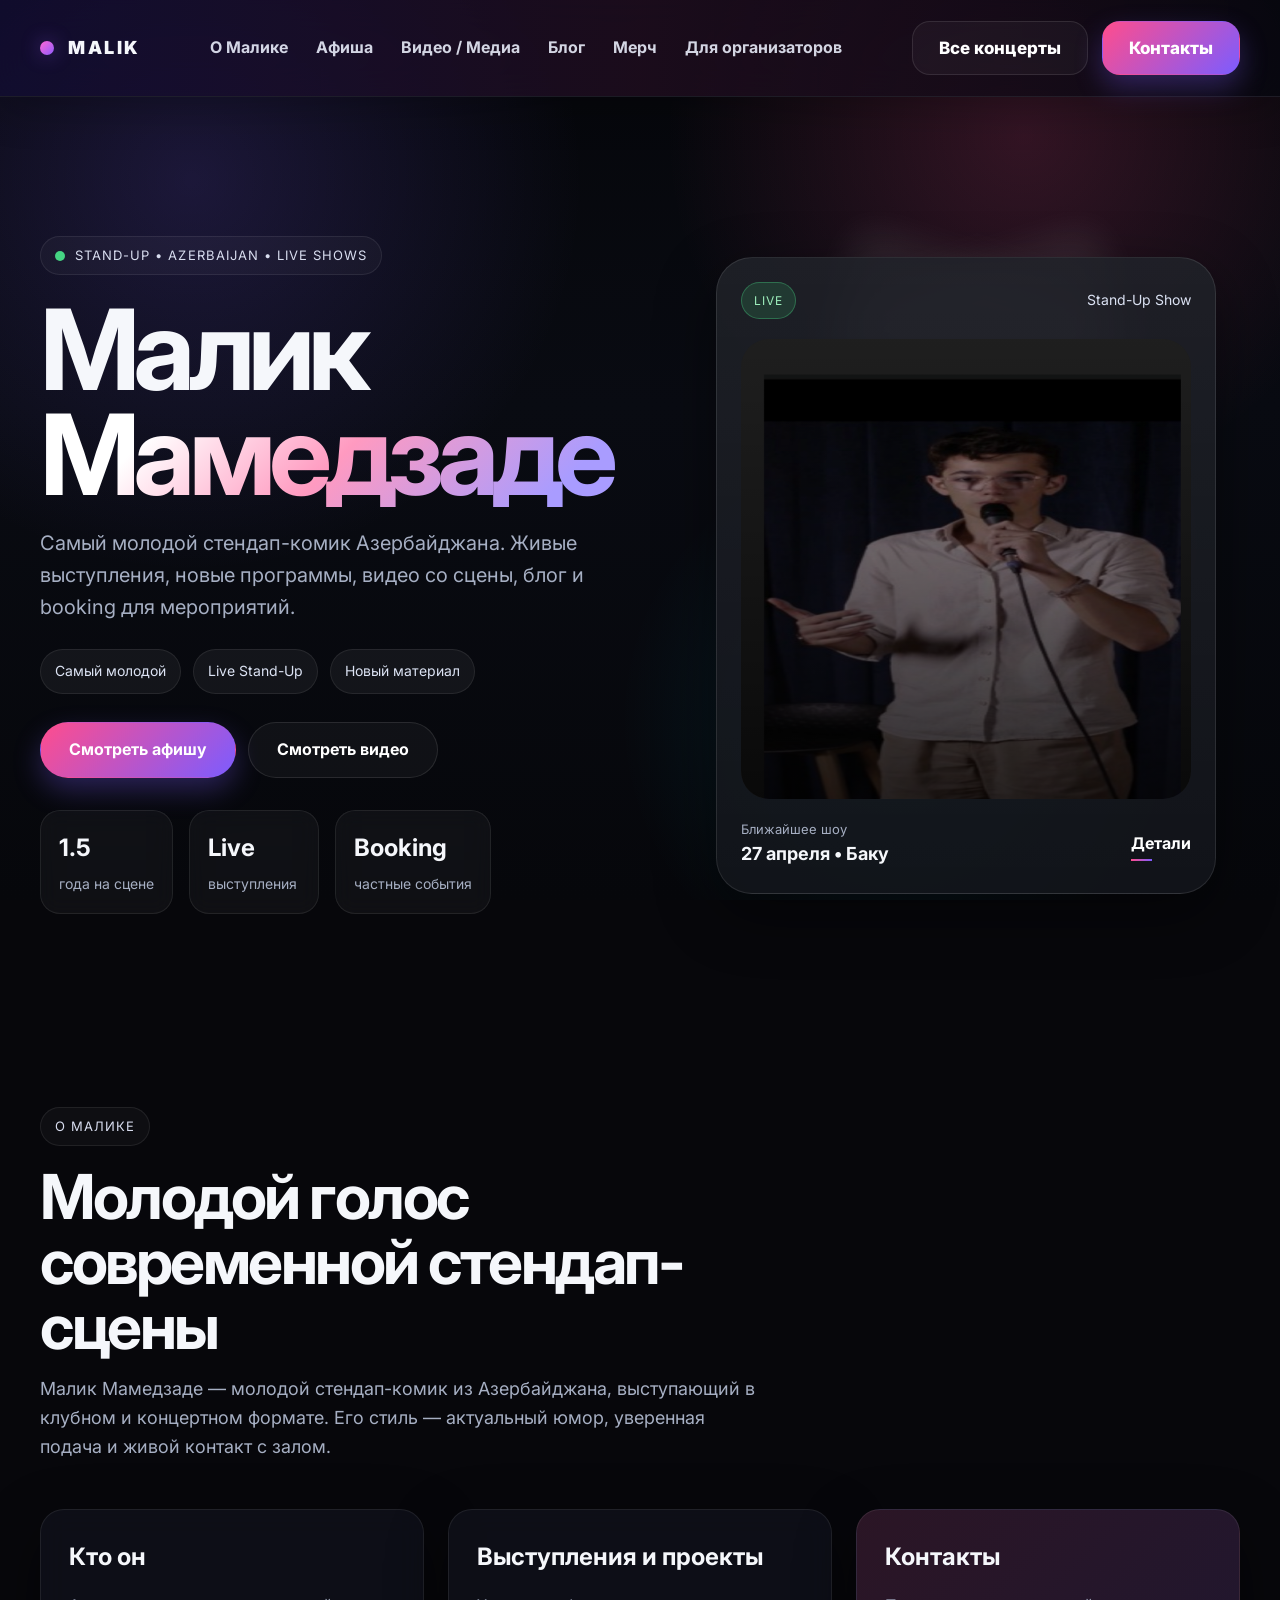
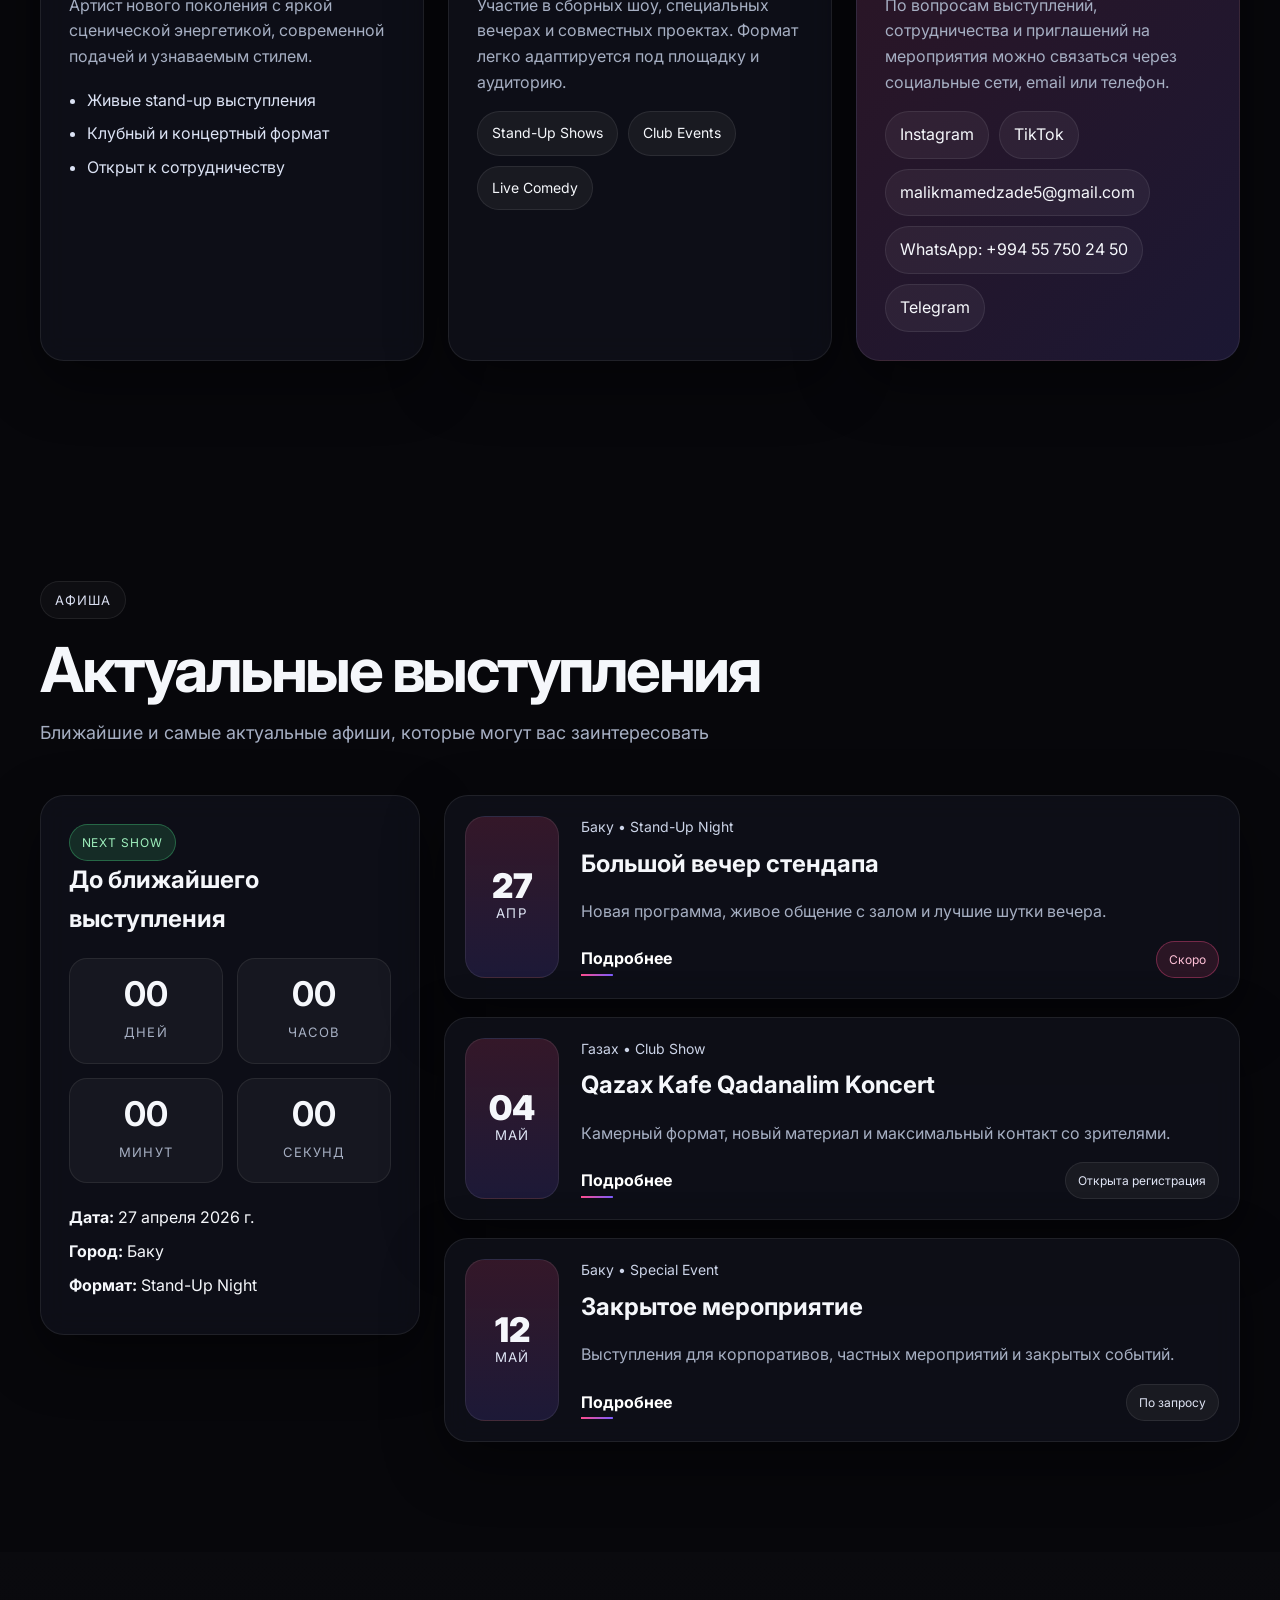
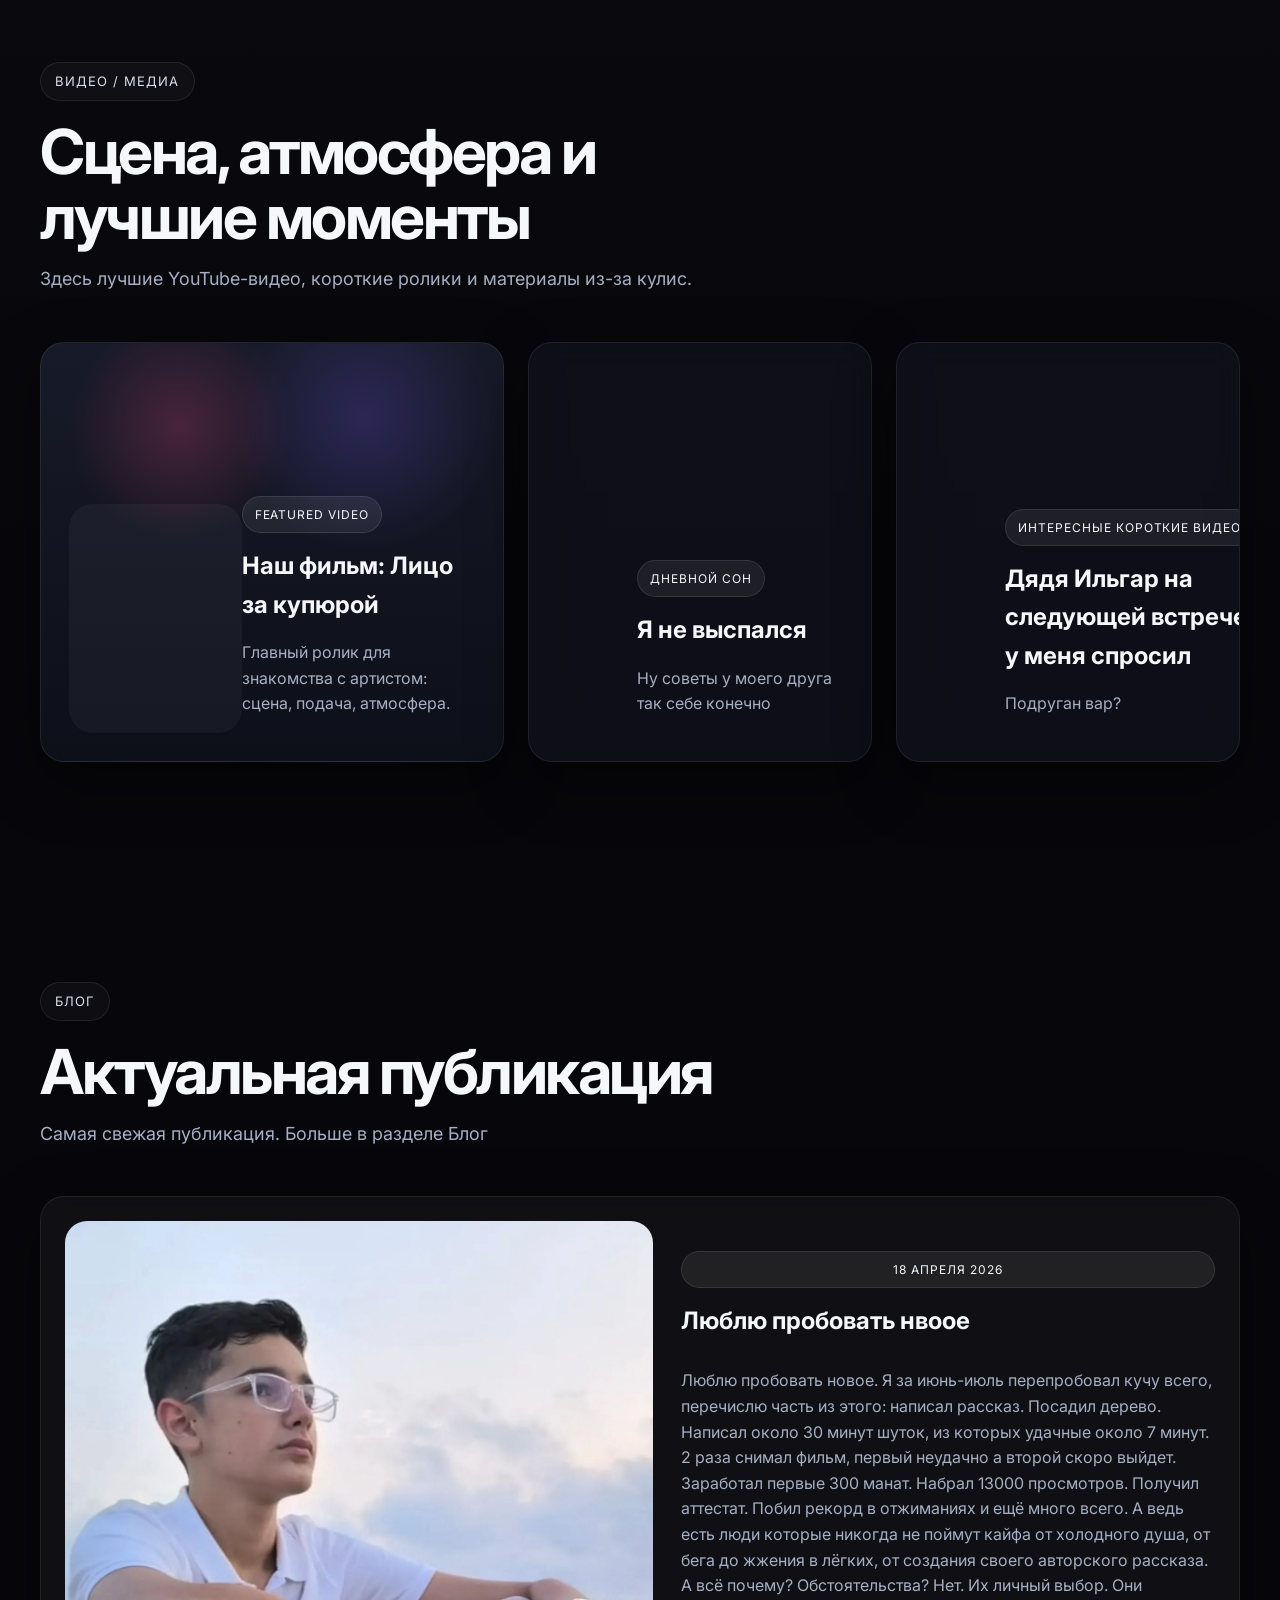
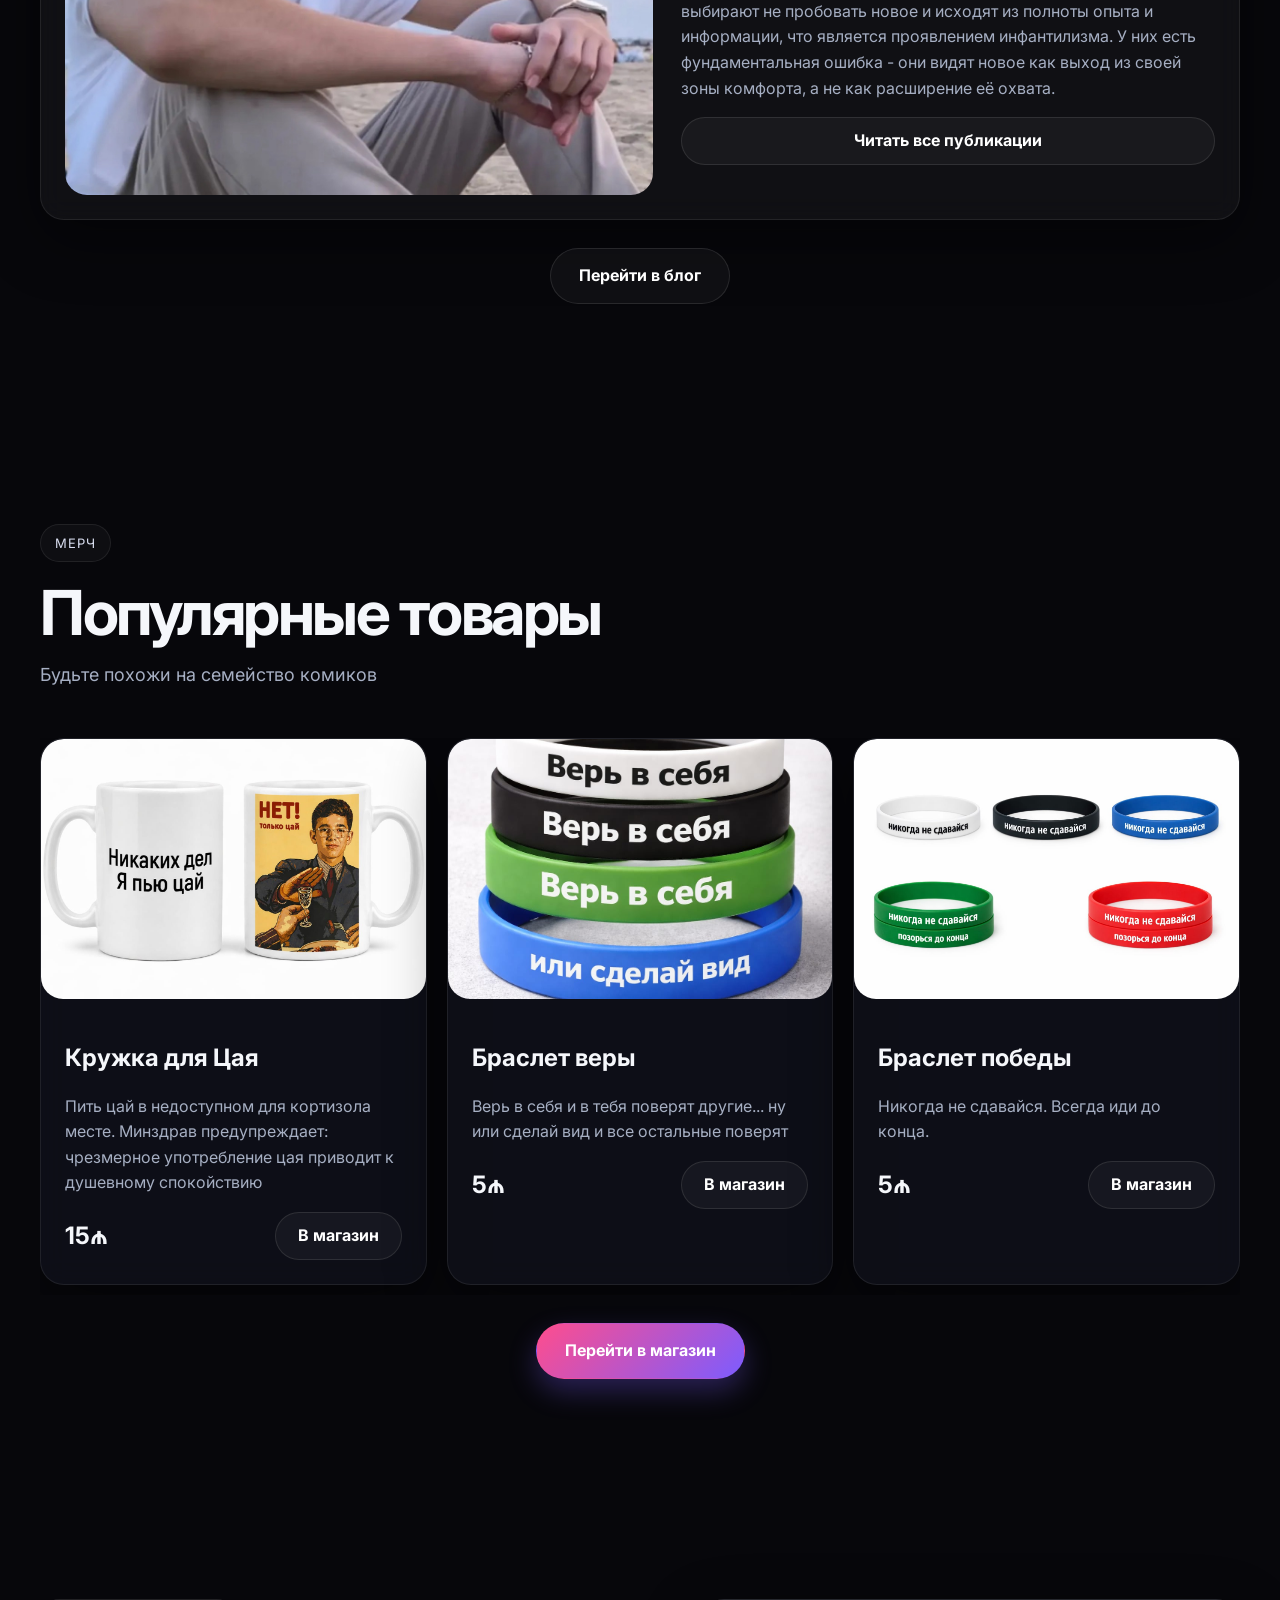
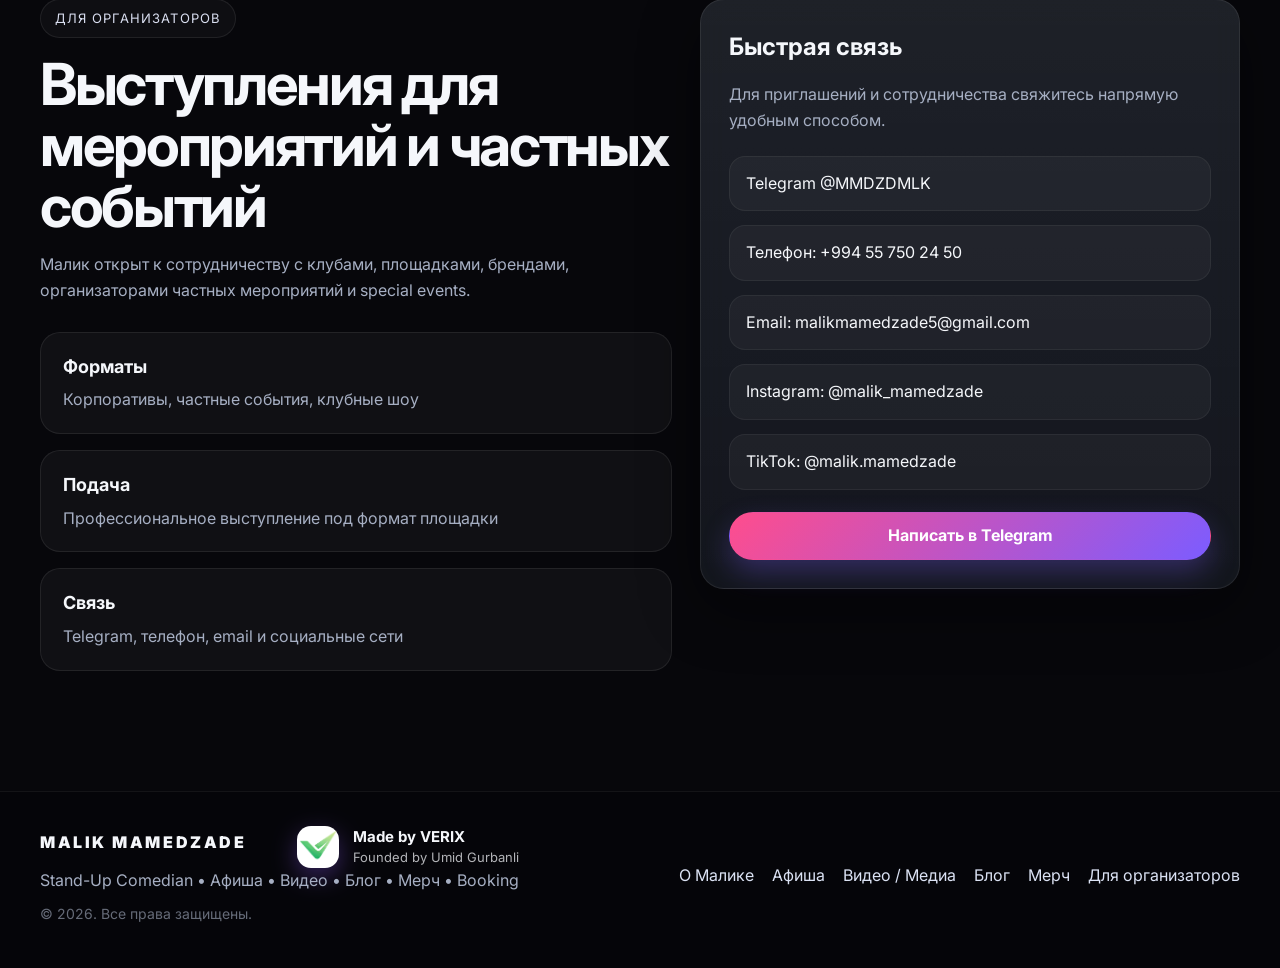
<file: index.html>
<!DOCTYPE html>
<html lang="ru">
<head>
  <meta charset="UTF-8" />
  <meta name="viewport" content="width=device-width, initial-scale=1.0" />
  <title>Малик Мамедзаде — Stand-Up Comedian</title>
  <meta
    name="description"
    content="Малик Мамедзаде — стендап-комик из Азербайджана. Афиша, видео, блог, мерч и booking."
  />
  <link rel="preconnect" href="https://fonts.googleapis.com" />
  <link rel="preconnect" href="https://fonts.gstatic.com" crossorigin />
  <link
    href="https://fonts.googleapis.com/css2?family=Inter:wght@400;500;600;700;800;900&display=swap"
    rel="stylesheet"
  />
  <link rel="stylesheet" href="css/main.css" />
</head>
<body>
  <div class="site-bg"></div>
  <div class="noise"></div>

  <header class="header" id="header">
    <div class="container header__inner">
      <a href="#hero" class="logo">
        <span class="logo__dot"></span>
        <span class="logo__text">MALIK</span>
      </a>

      <nav class="nav" id="nav">
        <a href="#about">О Малике</a>
        <a href="#shows">Афиша</a>
        <a href="#media">Видео / Медиа</a>
        <a href="#blog">Блог</a>
        <a href="#merch">Мерч</a>
        <a href="#booking">Для организаторов</a>
      </nav>

      <div class="header__actions">
        <a href="index.html#shows" class="btn btn--ghost">Все концерты</a>
        <a href="#booking" class="btn btn--primary">Контакты</a>
        <button class="burger" id="burger" aria-label="Открыть меню">
          <span></span>
          <span></span>
        </button>
      </div>
    </div>
  </header>

  <main>
    <section class="hero" id="hero">
      <div class="container hero__grid">
        <div class="hero__content reveal">
          <div class="eyebrow">
            <span class="pulse"></span>
            Stand-Up • Azerbaijan • Live Shows
          </div>

          <h1 class="hero__title">
            Малик <span>Мамедзаде</span>
          </h1>

          <p class="hero__subtitle">
            Самый молодой стендап-комик Азербайджана. Живые выступления, новые
            программы, видео со сцены, блог и booking для мероприятий.
          </p>

          <div class="hero__badges">
            <div class="badge">Самый молодой</div>
            <div class="badge">Live Stand-Up</div>
            <div class="badge">Новый материал</div>
          </div>

          <div class="hero__buttons">
            <a href="index.html#shows" class="btn btn--primary btn--lg">Смотреть афишу</a>
            <a href="#media" class="btn btn--secondary btn--lg">Смотреть видео</a>
          </div>

          <div class="hero__stats">
            <div class="stat-card">
              <strong>1.5</strong>
              <span>года на сцене</span>
            </div>
            <div class="stat-card">
              <strong>Live</strong>
              <span>выступления</span>
            </div>
            <div class="stat-card">
              <strong>Booking</strong>
              <span>частные события</span>
            </div>
          </div>
        </div>

        <div class="hero__visual reveal reveal-delay-1">
          <div class="spotlight spotlight--one"></div>
          <div class="spotlight spotlight--two"></div>

          <div class="hero-card parallax-card">
            <div class="hero-card__glow"></div>
            <div class="hero-card__content">
              <div class="hero-card__top">
                <span class="live-pill">LIVE</span>
                <span class="hero-card__meta">Stand-Up Show</span>
              </div>

              <div class="hero-card__poster hero-card__poster--photo">
                <img src="img/Mika.png" alt="Малик Мамедзаде" class="hero-card__photo" />
                <div class="hero-card__overlay"></div>
              </div>

              <div class="hero-card__bottom" id="heroNextShow">
                <div>
                  <span>Ближайшее шоу</span>
                  <strong>Скоро анонс</strong>
                </div>
                <a href="shows.html" class="mini-link">Детали</a>
              </div>
            </div>
          </div>
        </div>
      </div>
    </section>

    <section class="section section--about" id="about">
      <div class="container">
        <div class="section-head reveal">
          <span class="section-kicker">О Малике</span>
          <h2>Молодой голос современной стендап-сцены</h2>
          <p>
            Малик Мамедзаде — молодой стендап-комик из Азербайджана,
            выступающий в клубном и концертном формате. Его стиль —
            актуальный юмор, уверенная подача и живой контакт с залом.
          </p>
        </div>

        <div class="about-grid">
          <div class="about-card reveal">
            <h3>Кто он</h3>
            <p>
              Артист нового поколения с яркой сценической энергетикой,
              современной подачей и узнаваемым стилем.
            </p>
            <ul class="feature-list">
              <li>Живые stand-up выступления</li>
              <li>Клубный и концертный формат</li>
              <li>Открыт к сотрудничеству</li>
            </ul>
          </div>

          <div class="about-card reveal reveal-delay-1">
            <h3>Выступления и проекты</h3>
            <p>
              Участие в сборных шоу, специальных вечерах и совместных проектах.
              Формат легко адаптируется под площадку и аудиторию.
            </p>
            <div class="tag-row">
              <span class="tag">Stand-Up Shows</span>
              <span class="tag">Club Events</span>
              <span class="tag">Live Comedy</span>
            </div>
          </div>

          <div class="about-card about-card--highlight reveal reveal-delay-2">
            <h3>Контакты</h3>
            <p>
              По вопросам выступлений, сотрудничества и приглашений на
              мероприятия можно связаться через социальные сети, email или телефон.
            </p>

            <div class="contact-mini">
              <a href="https://www.instagram.com/malik_mamedzade?igsh=MThzZWdkZDdieHJuYw==" target="_blank">Instagram</a>
              <a href="https://www.tiktok.com/@malik.mamedzade?_r=1&_t=ZS-95ftX7b9qDZ" target="_blank">TikTok</a>
              <a href="mailto:malikmamedzade5@gmail.com" target="_blank">malikmamedzade5@gmail.com</a>
              <a href="tel:+994557502450" target="_blank">WhatsApp: +994 55 750 24 50</a>
              <a href="https://t.me/MMDZDMLK" target="_blank">Telegram</a>
            </div>
          </div>
        </div>
      </div>
    </section>

    <section class="section" id="shows">
      <div class="container">
        <div class="section-head reveal">
          <span class="section-kicker">Афиша</span>
          <h2>Актуальные выступления</h2>
          <p>
            Ближайшие и самые актуальные афиши, которые могут вас заинтересовать
          </p>
        </div>

        <div class="shows-layout">
          <div class="next-show reveal">
            <div class="next-show__head">
              <span class="live-pill">NEXT SHOW</span>
              <h3>До ближайшего выступления</h3>
            </div>

            <div class="countdown" id="countdown">
              <div class="countdown__item">
                <strong id="days">00</strong>
                <span>дней</span>
              </div>
              <div class="countdown__item">
                <strong id="hours">00</strong>
                <span>часов</span>
              </div>
              <div class="countdown__item">
                <strong id="minutes">00</strong>
                <span>минут</span>
              </div>
              <div class="countdown__item">
                <strong id="seconds">00</strong>
                <span>секунд</span>
              </div>
            </div>

            <div class="next-show__info" id="nextShowInfo">
              <p><strong>Дата:</strong> Скоро</p>
              <p><strong>Город:</strong> —</p>
              <p><strong>Формат:</strong> —</p>
            </div>
          </div>

          <div class="shows-grid" id="homeShowsGrid"></div>
        </div>
      </div>
    </section>

    <section class="section section--media" id="media">
      <div class="container">
        <div class="section-head reveal">
          <span class="section-kicker">Видео / Медиа</span>
          <h2>Сцена, атмосфера и лучшие моменты</h2>
          <p>
            Здесь лучшие YouTube-видео, короткие ролики
            и материалы из-за кулис.
          </p>
        </div>

        <div class="media-grid">
          <article class="media-card media-card--featured reveal">
            <div class="media-embed">
              <iframe
                src="https://www.youtube.com/embed/FsITsqKQWLY"
                title="Видео выступления"
                frameborder="0"
                allow="accelerometer; autoplay; clipboard-write; encrypted-media; gyroscope; picture-in-picture; web-share"
                referrerpolicy="strict-origin-when-cross-origin"
                allowfullscreen>
              </iframe>
            </div>

            <div class="media-card__content">
              <span class="media-label">Featured Video</span>
              <h3>Наш фильм: Лицо за купюрой</h3>
              <p>
                Главный ролик для знакомства с артистом: сцена, подача,
                атмосфера.
              </p>
            </div>
          </article>

          <article class="media-card media-card--tiktok reveal reveal-delay-1">
            <div class="tiktok-embed-wrap">
              <blockquote 
                class="instagram-media"
                data-instgrm-permalink="https://www.instagram.com/reel/DRHlEBvDLnR/"
                data-instgrm-version="14">
              </blockquote>
              
            </div>

            <div class="media-card__content">
              <span class="media-label">Дневной сон</span>
              <h3>Я не выспался</h3>
              <p>
                Ну советы у моего друга так себе конечно
              </p>
            </div>
          </article>

          <article class="media-card media-card--tiktok reveal reveal-delay-2">
            <div class="tiktok-embed-wrap">
              <blockquote 
                class="instagram-media"
                data-instgrm-permalink="https://www.instagram.com/reel/DQi5HzJDBHU/"
                data-instgrm-version="14">
              </blockquote>
            </div>

            <div class="media-card__content">
              <span class="media-label">Интересные короткие видео</span>
              <h3>Дядя Ильгар на следующей встрече у меня спросил</h3>
              <p>
                Подруган вар?
              </p>
            </div>
          </article>
        </div>
      </div>
    </section>

    <section class="section section--blog" id="blog">
      <div class="container">
        <div class="section-head reveal">
          <span class="section-kicker">Блог</span>
          <h2>Актуальная публикация</h2>
          <p>
            Самая свежая публикация. Больше в разделе Блог
          </p>
        </div>

        <div id="featuredPost"></div>

        <div class="section-cta reveal">
          <a href="blog.html" class="btn btn--secondary btn--lg">Перейти в блог</a>
        </div>
      </div>
    </section>

    <section class="section" id="merch">
      <div class="container">
        <div class="section-head reveal">
          <span class="section-kicker">Мерч</span>
          <h2>Популярные товары</h2>
          <p>
            Будьте похожи на семейство комиков
          </p>
        </div>

        <div class="merch-slider" id="featuredProducts"></div>

        <div class="section-cta reveal">
          <a href="shop.html" class="btn btn--primary btn--lg">Перейти в магазин</a>
        </div>
      </div>
    </section>

    <section class="section section--booking" id="booking">
      <div class="container booking-layout">
        <div class="booking-copy reveal">
          <span class="section-kicker">Для организаторов</span>
          <h2>Выступления для мероприятий и частных событий</h2>
          <p>
            Малик открыт к сотрудничеству с клубами, площадками, брендами,
            организаторами частных мероприятий и special events.
          </p>

          <div class="booking-points">
            <div class="booking-point">
              <strong>Форматы</strong>
              <span>Корпоративы, частные события, клубные шоу</span>
            </div>

            <div class="booking-point">
              <strong>Подача</strong>
              <span>Профессиональное выступление под формат площадки</span>
            </div>

            <div class="booking-point">
              <strong>Связь</strong>
              <span>Telegram, телефон, email и социальные сети</span>
            </div>
          </div>
        </div>

        <div class="booking-contact-card reveal reveal-delay-1">
          <h3>Быстрая связь</h3>

          <p>
            Для приглашений и сотрудничества свяжитесь напрямую удобным способом.
          </p>

          <div class="booking-contact-list">
            <a href="https://t.me/MMDZDMLK" target="_blank">Telegram @MMDZDMLK</a>
            <a href="tel:+994557502450" target="_blank">Телефон: +994 55 750 24 50</a>
            <a href="mailto:malikmamedzade5@gmail.com" target="_blank">Email: malikmamedzade5@gmail.com</a>
            <a href="#" target="_blank">Instagram: @malik_mamedzade</a>
            <a href="#" target="_blank">TikTok: @malik.mamedzade</a>
          </div>

          <a href="https://t.me/MMDZDMLK" target="_blank" class="btn btn--primary btn--full">
            Написать в Telegram
          </a>
        </div>
      </div>
    </section>
  </main>

  <footer class="footer">
    <div class="container footer__inner">
      <div>
        <div class="footer__brand-row">
          <div class="footer__brand">MALIK MAMEDZADE</div>

          <div class="footer__madeby">
            <span class="footer__mini-logo">
              <img src="img/verixlogovaf.png" alt="Verix">
            </span>

            <div>
              <strong>Made by VERIX</strong>
              <small>Founded by Umid Gurbanli</small>
            </div>
          </div>
        </div>

        <p>
          Stand-Up Comedian • Афиша • Видео • Блог • Мерч • Booking
        </p>

        <p class="footer__copy">© 2026. Все права защищены.</p>
      </div>

      <div class="footer__links">
        <a href="#about">О Малике</a>
        <a href="shows.html">Афиша</a>
        <a href="#media">Видео / Медиа</a>
        <a href="blog.html">Блог</a>
        <a href="shop.html">Мерч</a>
        <a href="#booking">Для организаторов</a>
      </div>
    </div>
  </footer>

  <script src="js/data.js"></script>
  <script src="js/main.js"></script>
  <script async src="//www.instagram.com/embed.js"></script>
</body>
</html>
</file>
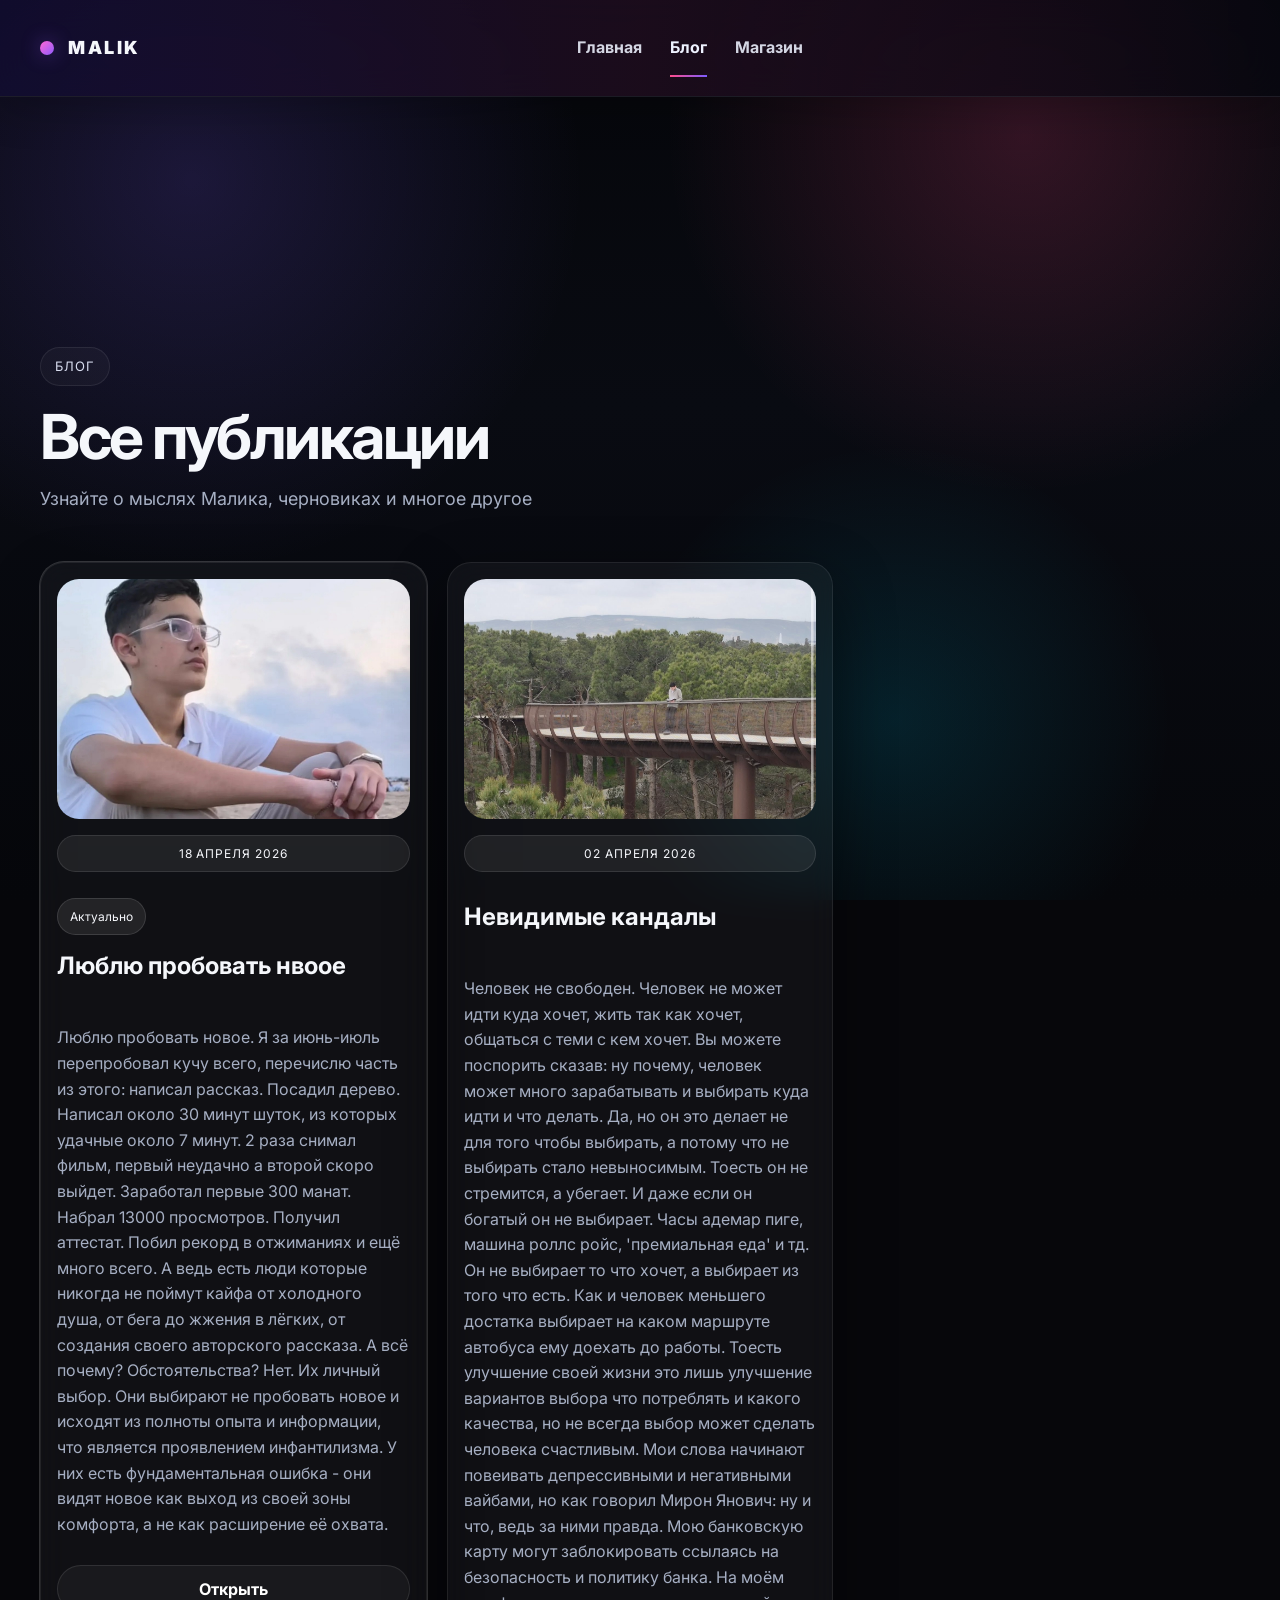
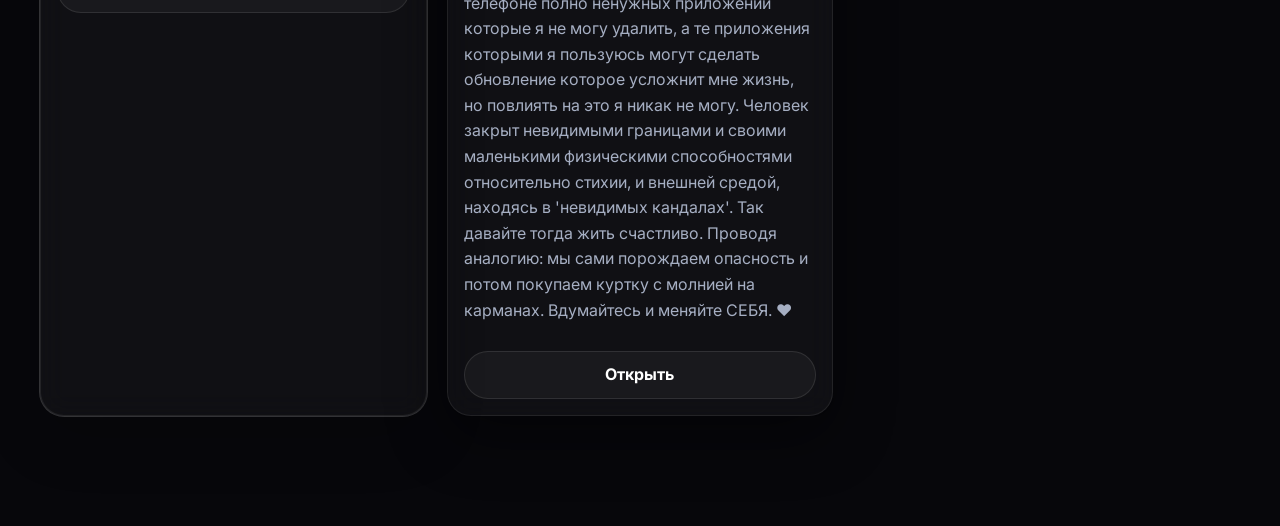
<file: blog.html>
<!DOCTYPE html>
<html lang="ru">
<head>
  <meta charset="UTF-8" />
  <meta name="viewport" content="width=device-width, initial-scale=1.0" />
  <title>Блог — Малик Мамедзаде</title>
  <link rel="preconnect" href="https://fonts.googleapis.com" />
  <link rel="preconnect" href="https://fonts.gstatic.com" crossorigin />
  <link href="https://fonts.googleapis.com/css2?family=Inter:wght@400;500;600;700;800;900&display=swap" rel="stylesheet" />
  <link rel="stylesheet" href="css/main.css" />
</head>
<body>
  <div class="site-bg"></div>
  <div class="noise"></div>

  <header class="header">
    <div class="container header__inner">
      <a href="index.html" class="logo">
        <span class="logo__dot"></span>
        <span class="logo__text">MALIK</span>
      </a>

      <nav class="nav">
        <a href="index.html">Главная</a>
        <a href="blog.html" class="is-active">Блог</a>
        <a href="shop.html">Магазин</a>
      </nav>
    </div>
  </header>

  <main class="inner-page">
    <section class="section">
      <div class="container">
        <div class="section-head reveal">
          <span class="section-kicker">Блог</span>
          <h1>Все публикации</h1>
          <p>
            Узнайте о мыслях Малика, черновиках и многое другое
          </p>
        </div>

        <div class="blog-grid" id="allPostsGrid"></div>
      </div>
    </section>
  </main>

  <script src="js/data.js"></script>
  <script src="js/blog.js"></script>
</body>
</html>
</file>
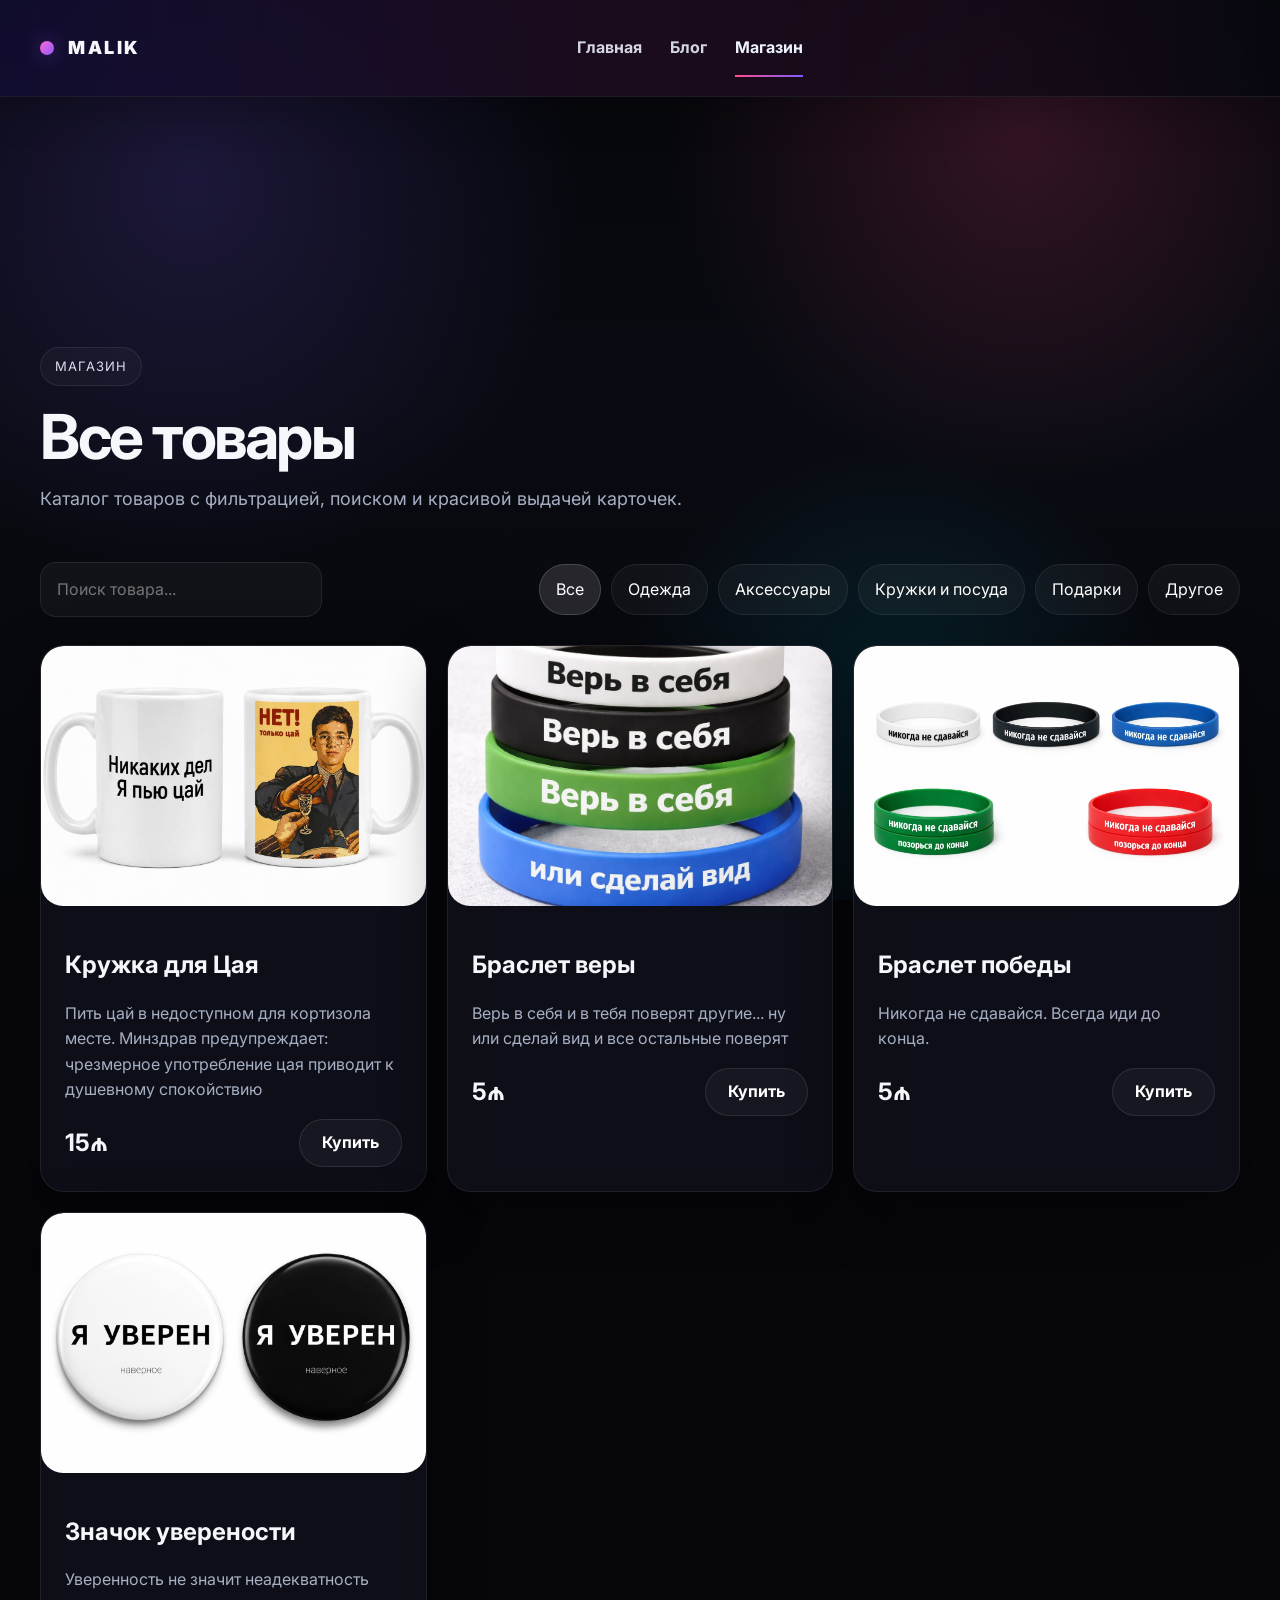
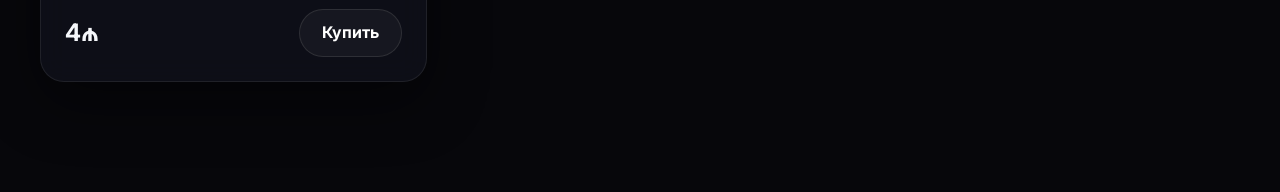
<file: shop.html>
<!DOCTYPE html>
<html lang="ru">
<head>
  <meta charset="UTF-8" />
  <meta name="viewport" content="width=device-width, initial-scale=1.0" />
  <title>Магазин — Малик Мамедзаде</title>
  <link rel="preconnect" href="https://fonts.googleapis.com" />
  <link rel="preconnect" href="https://fonts.gstatic.com" crossorigin />
  <link href="https://fonts.googleapis.com/css2?family=Inter:wght@400;500;600;700;800;900&display=swap" rel="stylesheet" />
  <link rel="stylesheet" href="css/main.css" />
</head>
<body>
  <div class="site-bg"></div>
  <div class="noise"></div>

  <header class="header">
    <div class="container header__inner">
      <a href="index.html" class="logo">
        <span class="logo__dot"></span>
        <span class="logo__text">MALIK</span>
      </a>

      <nav class="nav">
        <a href="index.html">Главная</a>
        <a href="blog.html">Блог</a>
        <a href="shop.html" class="is-active">Магазин</a>
      </nav>
    </div>
  </header>

  <main class="inner-page">
    <section class="section">
      <div class="container">
        <div class="section-head reveal">
          <span class="section-kicker">Магазин</span>
          <h1>Все товары</h1>
          <p>
            Каталог товаров с фильтрацией, поиском и красивой выдачей карточек.
          </p>
        </div>

        <div class="shop-toolbar">
          <input type="text" id="shopSearch" placeholder="Поиск товара..." class="shop-search" />
          <div class="shop-filters">  
            <button class="filter-btn active" data-category="all">Все</button>
            <button class="filter-btn" data-category="Clothing">Одежда</button>
            <button class="filter-btn" data-category="Accessories">Аксессуары</button>
            <button class="filter-btn" data-category="Drinkware">Кружки и посуда</button>
            <button class="filter-btn" data-category="Gifts">Подарки</button>
            <button class="filter-btn" data-category="Others">Другое</button>
          </div>
        </div>

        <div class="shop-grid" id="shopGrid"></div>
      </div>
    </section>
  </main>

  <script src="js/data.js"></script>
  <script src="js/shop.js"></script>
</body>
</html>
</file>
<file: css/main.css>
:root {
  --bg: #07070b;
  --bg-soft: #0d0f16;
  --panel: rgba(17, 19, 29, 0.72);
  --panel-strong: rgba(20, 23, 34, 0.95);
  --text: #f5f7fb;
  --muted: #a6afc3;
  --line: rgba(255, 255, 255, 0.08);
  --accent: #ff4d8d;
  --accent-2: #7c5cff;
  --accent-3: #00d4ff;
  --success: #45d483;
  --shadow: 0 20px 60px rgba(0, 0, 0, 0.45);
  --radius: 24px;
  --radius-lg: 32px;
  --container: 1200px;
  --header-h: 96px;
  --transition: 0.35s ease;
}

* {
  box-sizing: border-box;
}

html {
  scroll-behavior: smooth;
}

body {
  margin: 0;
  font-family: "Inter", sans-serif;
  color: var(--text);
  background: var(--bg);
  line-height: 1.6;
  overflow-x: hidden;
}

img {
  max-width: 100%;
  display: block;
}

a {
  color: inherit;
  text-decoration: none;
}

button,
input,
select,
textarea {
  font: inherit;
}

.site-bg {
  position: fixed;
  inset: 0;
  background:
    radial-gradient(circle at 15% 20%, rgba(124, 92, 255, 0.18), transparent 30%),
    radial-gradient(circle at 80% 15%, rgba(255, 77, 141, 0.18), transparent 28%),
    radial-gradient(circle at 70% 80%, rgba(0, 212, 255, 0.12), transparent 24%),
    linear-gradient(180deg, #05060a 0%, #090b12 45%, #06070b 100%);
  z-index: -2;
}

.noise {
  position: fixed;
  inset: 0;
  z-index: -1;
  opacity: 0.07;
  pointer-events: none;
  background-image:
    linear-gradient(rgba(255,255,255,0.06) 1px, transparent 1px),
    linear-gradient(90deg, rgba(255,255,255,0.04) 1px, transparent 1px);
  background-size: 4px 4px, 4px 4px;
  mix-blend-mode: soft-light;
}

.container {
  width: min(var(--container), calc(100% - 32px));
  margin: 0 auto;
}

main {
  position: relative;
  z-index: 2;
}

.section {
  padding: 110px 0;
  position: relative;
}

.section-head {
  max-width: 760px;
  margin-bottom: 48px;
}

.section-kicker,
.eyebrow {
  display: inline-flex;
  align-items: center;
  gap: 10px;
  padding: 8px 14px;
  border: 1px solid rgba(255,255,255,0.08);
  border-radius: 999px;
  background: rgba(255,255,255,0.03);
  color: #d9def0;
  font-size: 13px;
  letter-spacing: 0.08em;
  text-transform: uppercase;
}

.section-head h1,
.section-head h2 {
  font-size: clamp(34px, 5vw, 62px);
  line-height: 1.05;
  margin: 18px 0 16px;
  letter-spacing: -0.04em;
}

.section-head p {
  color: var(--muted);
  font-size: 18px;
  max-width: 720px;
  margin: 0;
}

/* HEADER */
.header {
  position: sticky;
  top: 0;
  z-index: 1000;
  width: 100%;
  min-height: var(--header-h);
  background: rgba(8, 10, 20, 0.76);
  backdrop-filter: blur(18px);
  -webkit-backdrop-filter: blur(18px);
  border-bottom: 1px solid rgba(255,255,255,0.08);
  box-shadow: 0 12px 40px rgba(0,0,0,.22);
}

.header::before {
  content: "";
  position: absolute;
  inset: 0;
  background: linear-gradient(
    90deg,
    rgba(84, 37, 255, 0.10),
    rgba(255, 56, 146, 0.08),
    rgba(0, 0, 0, 0.18)
  );
  pointer-events: none;
}

.header__inner {
  min-height: var(--header-h);
  display: grid;
  grid-template-columns: auto 1fr auto;
  align-items: center;
  gap: 34px;
  position: relative;
  z-index: 2;
}

.logo {
  display: inline-flex;
  align-items: center;
  gap: 14px;
  font-size: 18px;
  font-weight: 900;
  letter-spacing: 0.14em;
  white-space: nowrap;
}

.logo__dot {
  width: 14px;
  height: 14px;
  border-radius: 50%;
  background: linear-gradient(135deg, #ff67d4, #8f5cff);
  box-shadow: 0 0 20px rgba(143,92,255,.45);
  flex-shrink: 0;
}

.logo__text {
  line-height: 1;
}

.nav {
  display: flex;
  align-items: center;
  justify-content: center;
  gap: 28px;
}

.nav a {
  position: relative;
  font-size: 16px;
  font-weight: 700;
  padding: 8px 0;
  color: #eef2ff;
  opacity: 0.88;
  transition: opacity var(--transition), color var(--transition);
}

.nav a:hover,
.nav a.is-active {
  opacity: 1;
}

.nav a::after {
  content: "";
  position: absolute;
  left: 0;
  bottom: -8px;
  width: 100%;
  height: 2px;
  background: linear-gradient(90deg, var(--accent), var(--accent-2));
  transform: scaleX(0);
  transform-origin: center;
  transition: transform var(--transition);
}

.nav a:hover::after,
.nav a.is-active::after {
  transform: scaleX(1);
}

.header__actions {
  display: flex;
  align-items: center;
  gap: 14px;
}

.btn {
  display: inline-flex;
  align-items: center;
  justify-content: center;
  min-height: 48px;
  padding: 0 22px;
  border-radius: 999px;
  border: 1px solid transparent;
  font-weight: 700;
  transition:
    transform var(--transition),
    box-shadow var(--transition),
    background var(--transition),
    border-color var(--transition);
  cursor: pointer;
}

.btn:hover {
  transform: translateY(-2px);
}

.btn--primary {
  color: white;
  background: linear-gradient(135deg, var(--accent), var(--accent-2));
  box-shadow: 0 12px 28px rgba(124, 92, 255, 0.3);
}

.btn--primary:hover {
  box-shadow: 0 18px 38px rgba(124, 92, 255, 0.45);
}

.btn--secondary,
.btn--ghost {
  border-color: rgba(255,255,255,0.1);
  background: rgba(255,255,255,0.04);
  color: #fff;
}

.btn--secondary:hover,
.btn--ghost:hover {
  background: rgba(255,255,255,0.08);
}

.btn--lg {
  min-height: 56px;
  padding: 0 28px;
  font-size: 16px;
}

.btn--full {
  width: 100%;
}

.header__actions .btn--ghost,
.header__actions .btn--primary {
  height: 54px;
  padding: 0 26px;
  border-radius: 18px;
  display: inline-flex;
  align-items: center;
  justify-content: center;
  font-size: 17px;
  font-weight: 800;
  line-height: 1;
  white-space: nowrap;
}

.burger {
  display: none;
  width: 48px;
  height: 48px;
  border-radius: 50%;
  border: 1px solid rgba(255,255,255,0.12);
  background: rgba(255,255,255,0.04);
  position: relative;
  cursor: pointer;
}

.burger span {
  position: absolute;
  left: 14px;
  right: 14px;
  height: 2px;
  background: #fff;
  transition: transform var(--transition), top var(--transition), opacity var(--transition);
}

.burger span:first-child {
  top: 18px;
}

.burger span:last-child {
  top: 28px;
}

.burger.is-active span:first-child {
  top: 23px;
  transform: rotate(45deg);
}

.burger.is-active span:last-child {
  top: 23px;
  transform: rotate(-45deg);
}

/* HERO */
.hero {
  position: relative;
  z-index: 2;
  min-height: 100vh;
  display: flex;
  align-items: center;
  padding: calc(var(--header-h) + 40px) 0 80px;
}

.hero__grid {
  display: grid;
  grid-template-columns: 1.05fr 0.95fr;
  gap: 48px;
  align-items: center;
}

.hero__content,
.hero__visual {
  position: relative;
  z-index: 2;
}

.pulse {
  width: 10px;
  height: 10px;
  border-radius: 50%;
  background: var(--success);
  box-shadow: 0 0 0 rgba(69, 212, 131, 0.8);
  animation: pulse 1.6s infinite;
}

@keyframes pulse {
  0% { box-shadow: 0 0 0 0 rgba(69, 212, 131, 0.55); }
  70% { box-shadow: 0 0 0 10px rgba(69, 212, 131, 0); }
  100% { box-shadow: 0 0 0 0 rgba(69, 212, 131, 0); }
}

.hero__title {
  font-size: clamp(52px, 9vw, 112px);
  line-height: 0.94;
  letter-spacing: -0.06em;
  margin: 22px 0 20px;
}

.hero__title span {
  display: block;
  background: linear-gradient(135deg, #ffffff 20%, #ff9ac0 50%, #a99cff 85%);
  -webkit-background-clip: text;
  -webkit-text-fill-color: transparent;
}

.hero__subtitle {
  font-size: 20px;
  color: var(--muted);
  max-width: 640px;
  margin: 0 0 26px;
}

.hero__badges,
.hero__buttons,
.hero__stats {
  display: flex;
  flex-wrap: wrap;
  gap: 12px;
}

.hero__badges {
  margin-bottom: 28px;
}

.badge,
.tag,
.status,
.media-label,
.live-pill {
  display: inline-flex;
  align-items: center;
  justify-content: center;
  border-radius: 999px;
  white-space: nowrap;
}

.badge {
  padding: 10px 14px;
  background: rgba(255,255,255,0.05);
  border: 1px solid rgba(255,255,255,0.08);
  color: #dce3f4;
  font-size: 14px;
}

.hero__buttons {
  margin-bottom: 32px;
}

.hero__stats {
  gap: 16px;
}

.stat-card {
  min-width: 130px;
  padding: 18px 18px 16px;
  border-radius: 20px;
  background: rgba(255,255,255,0.04);
  border: 1px solid rgba(255,255,255,0.08);
  backdrop-filter: blur(10px);
}

.stat-card strong {
  display: block;
  font-size: 24px;
  margin-bottom: 4px;
}

.stat-card span {
  color: var(--muted);
  font-size: 14px;
}

.hero__visual {
  position: relative;
  min-height: 620px;
  display: flex;
  align-items: center;
  justify-content: center;
}

.spotlight {
  position: absolute;
  top: 0;
  width: 260px;
  height: 560px;
  filter: blur(20px);
  opacity: 0.48;
  transform: rotate(18deg);
  background: linear-gradient(to bottom, rgba(255,255,255,0.22), transparent 72%);
}

.spotlight--one {
  left: 14%;
}

.spotlight--two {
  right: 10%;
  transform: rotate(-18deg);
}

.hero-card {
  width: min(100%, 500px);
  border-radius: 36px;
  position: relative;
  overflow: hidden;
  border: 1px solid rgba(255,255,255,0.1);
  background:
    linear-gradient(180deg, rgba(255,255,255,0.08), rgba(255,255,255,0.03)),
    rgba(11, 13, 20, 0.88);
  box-shadow: var(--shadow);
  transform-style: preserve-3d;
  will-change: transform;
  transition: transform 0.18s ease, box-shadow 0.18s ease;
}

.hero-card__glow {
  position: absolute;
  inset: 0;
  opacity: 0;
  pointer-events: none;
  transition: opacity 0.2s ease;
  border-radius: inherit;
}

.hero-card__content {
  position: relative;
  z-index: 2;
  padding: 24px;
}

.hero-card__top,
.hero-card__bottom {
  display: flex;
  justify-content: space-between;
  align-items: center;
  gap: 12px;
}

.hero-card__meta {
  color: #dbe2f3;
  font-size: 14px;
}

.live-pill {
  padding: 8px 12px;
  background: rgba(69, 212, 131, 0.15);
  color: #9ef0bd;
  border: 1px solid rgba(69, 212, 131, 0.35);
  font-size: 12px;
  letter-spacing: 0.08em;
}

.hero-card__poster {
  height: 460px;
  border-radius: 28px;
  margin: 20px 0;
  position: relative;
  overflow: hidden;
  background:
    radial-gradient(circle at 50% 22%, rgba(255,255,255,0.18), transparent 18%),
    linear-gradient(180deg, #161927 0%, #0f1220 50%, #0a0b12 100%);
  display: flex;
  align-items: flex-end;
  justify-content: center;
}

.hero-card__poster--photo {
  position: relative;
  overflow: hidden;
  border-radius: 28px;
  min-height: 420px;
  background: #111;
}

.hero-card__photo {
  width: 100%;
  height: 100%;
  object-fit: cover;
  display: block;
}

.hero-card__overlay {
  position: absolute;
  inset: 0;
  background: linear-gradient(to top, rgba(0,0,0,.72), rgba(0,0,0,.08));
}

.hero-card__name--photo {
  position: absolute;
  left: 24px;
  bottom: 24px;
  z-index: 2;
}

.hero-card__rings {
  position: absolute;
  inset: 0;
  background:
    radial-gradient(circle, transparent 0 19%, rgba(255,255,255,0.04) 19.3% 20%, transparent 20.5%),
    radial-gradient(circle, transparent 0 30%, rgba(255,255,255,0.03) 30.3% 31%, transparent 31.5%),
    radial-gradient(circle, transparent 0 42%, rgba(255,255,255,0.02) 42.3% 43%, transparent 43.5%);
  transform: scale(1.1);
}

.hero-card__mic {
  position: absolute;
  top: 88px;
  left: 50%;
  width: 18px;
  height: 210px;
  background: linear-gradient(180deg, #f2f4f8 0%, #9aa5bc 100%);
  transform: translateX(-50%);
  border-radius: 999px;
  box-shadow: 0 0 22px rgba(255,255,255,0.12);
}

.hero-card__mic::before {
  content: "";
  position: absolute;
  top: -56px;
  left: 50%;
  width: 62px;
  height: 72px;
  transform: translateX(-50%);
  border-radius: 32px;
  background: linear-gradient(180deg, #ffffff 0%, #bcc8df 100%);
}

.hero-card__mic::after {
  content: "";
  position: absolute;
  bottom: -120px;
  left: 50%;
  width: 4px;
  height: 120px;
  transform: translateX(-50%);
  background: rgba(255,255,255,0.6);
}

.hero-card__name {
  position: relative;
  z-index: 1;
  text-align: center;
  padding-bottom: 42px;
}

.hero-card__name small {
  display: block;
  font-size: 22px;
  color: #cfd5e6;
  margin-bottom: 4px;
  letter-spacing: 0.06em;
  text-transform: uppercase;
}

.hero-card__name strong {
  display: block;
  font-size: clamp(38px, 5vw, 62px);
  line-height: 0.96;
  letter-spacing: -0.06em;
}

.hero-card__bottom span {
  display: block;
  color: var(--muted);
  font-size: 13px;
}

.hero-card__bottom strong {
  font-size: 18px;
}

.mini-link,
.text-link {
  color: #fff;
  font-weight: 700;
  position: relative;
}

.mini-link::after,
.text-link::after {
  content: "";
  position: absolute;
  left: 0;
  bottom: -4px;
  width: 100%;
  height: 2px;
  background: linear-gradient(90deg, var(--accent), var(--accent-2));
  transform-origin: left;
  transform: scaleX(0.35);
  transition: transform var(--transition);
}

.mini-link:hover::after,
.text-link:hover::after {
  transform: scaleX(1);
}

.scroll-indicator {
  position: absolute;
  left: 50%;
  bottom: 26px;
  transform: translateX(-50%);
  width: 34px;
  height: 54px;
  border-radius: 999px;
  border: 1px solid rgba(255,255,255,0.12);
  display: flex;
  justify-content: center;
  padding-top: 10px;
}

.scroll-indicator span {
  width: 6px;
  height: 12px;
  border-radius: 999px;
  background: #fff;
  animation: scrollIndicator 1.6s infinite;
}

@keyframes scrollIndicator {
  0% { transform: translateY(0); opacity: 1; }
  70% { transform: translateY(14px); opacity: 0.2; }
  100% { transform: translateY(0); opacity: 1; }
}

/* CONTENT BLOCKS */
.about-grid,
.merch-grid,
.media-grid {
  display: grid;
  gap: 24px;
}

.about-grid {
  grid-template-columns: repeat(3, 1fr);
}

.about-card,
.show-card,
.media-card,
.product-card,
.next-show,
.booking-form,
.blog-card,
.featured-post-card,
.booking-contact-card {
  border-radius: var(--radius);
  border: 1px solid rgba(255,255,255,0.08);
  background: var(--panel);
  backdrop-filter: blur(14px);
  box-shadow: var(--shadow);
}

.about-card {
  padding: 28px;
}

.about-card h3,
.archive h3,
.booking-form h3,
.next-show h3,
.product-card h3,
.media-card h3,
.show-card h3,
.booking-contact-card h3,
.blog-card h3,
.featured-post-card h3 {
  margin-top: 0;
  margin-bottom: 12px;
  font-size: 24px;
}

.about-card p,
.show-card p,
.media-card p,
.product-card p,
.booking-copy p,
.blog-card p,
.featured-post-card p,
.booking-contact-card p {
  color: var(--muted);
}

.about-card--highlight {
  background:
    linear-gradient(135deg, rgba(255, 77, 141, 0.12), rgba(124, 92, 255, 0.12)),
    var(--panel);
}

.feature-list {
  padding-left: 18px;
  margin: 18px 0 0;
  color: #dbe2f4;
}

.feature-list li + li {
  margin-top: 8px;
}

.tag-row,
.contact-mini {
  display: flex;
  flex-wrap: wrap;
  gap: 10px;
}

.tag {
  padding: 10px 14px;
  font-size: 14px;
  background: rgba(255,255,255,0.05);
  border: 1px solid rgba(255,255,255,0.08);
}

.contact-mini a {
  padding: 10px 14px;
  border-radius: 999px;
  background: rgba(255,255,255,0.05);
  border: 1px solid rgba(255,255,255,0.08);
  transition: background var(--transition), transform var(--transition);
}

.contact-mini a:hover {
  background: rgba(255,255,255,0.1);
  transform: translateY(-2px);
}

/* SHOWS */
.shows-layout {
  display: grid;
  grid-template-columns: 380px 1fr;
  gap: 24px;
  align-items: start;
}

.next-show {
  padding: 28px;
  position: sticky;
  top: 116px;
}

.next-show__head {
  margin-bottom: 20px;
}

.next-show__info p {
  margin: 8px 0;
}

.countdown {
  display: grid;
  grid-template-columns: repeat(2, 1fr);
  gap: 14px;
  margin-bottom: 22px;
}

.countdown__item {
  padding: 18px;
  border-radius: 18px;
  background: rgba(255,255,255,0.04);
  border: 1px solid rgba(255,255,255,0.08);
  text-align: center;
}

.countdown__item strong {
  display: block;
  font-size: 34px;
  line-height: 1;
  margin-bottom: 8px;
}

.countdown__item span {
  font-size: 13px;
  color: var(--muted);
  text-transform: uppercase;
  letter-spacing: 0.08em;
}

.shows-grid {
  display: grid;
  gap: 18px;
}

.shows-grid--page,
.blog-grid,
.shop-grid {
  display: grid;
  grid-template-columns: repeat(3, 1fr);
  gap: 20px;
}

.show-card {
  display: grid;
  grid-template-columns: 94px 1fr;
  gap: 22px;
  padding: 20px;
  transition: transform var(--transition), border-color var(--transition), background var(--transition);
}

.show-card:hover,
.media-card:hover,
.product-card:hover,
.about-card:hover,
.blog-card:hover {
  transform: translateY(-4px);
  border-color: rgba(255,255,255,0.14);
}

.show-card__date {
  border-radius: 20px;
  background: linear-gradient(180deg, rgba(255, 77, 141, 0.16), rgba(124, 92, 255, 0.14));
  border: 1px solid rgba(255,255,255,0.08);
  display: flex;
  flex-direction: column;
  align-items: center;
  justify-content: center;
}

.show-card__date span {
  font-size: 34px;
  font-weight: 900;
  line-height: 1;
}

.show-card__date small {
  color: #dfe5f5;
  text-transform: uppercase;
  letter-spacing: 0.1em;
}

.show-card__meta {
  color: #ccd4e8;
  font-size: 14px;
  margin-bottom: 6px;
}

.show-card__actions {
  margin-top: 16px;
  display: flex;
  align-items: center;
  justify-content: space-between;
  gap: 12px;
}

.status {
  padding: 8px 12px;
  font-size: 12px;
  background: rgba(255,255,255,0.05);
  border: 1px solid rgba(255,255,255,0.08);
  color: #dfe4f4;
}

.status--hot {
  background: rgba(255, 77, 141, 0.12);
  border-color: rgba(255, 77, 141, 0.35);
  color: #ffc1d7;
}

.status--muted {
  opacity: .55;
}

.archive {
  margin-top: 30px;
  padding: 28px;
  border-radius: var(--radius);
  background: rgba(255,255,255,0.03);
  border: 1px solid rgba(255,255,255,0.07);
}

.archive__row {
  display: flex;
  flex-wrap: wrap;
  gap: 14px 28px;
  color: #d4dced;
}

/* MEDIA */
.section--media {
  background: linear-gradient(180deg, rgba(255,255,255,0.015), rgba(255,255,255,0));
}

.media-grid {
  grid-template-columns: 1.35fr 1fr 1fr;
}

.media-card {
  overflow: hidden;
  position: relative;
  min-height: 360px;
  display: flex;
  align-items: flex-end;
  padding: 28px;
}

.media-card--featured {
  min-height: 420px;
  background:
    radial-gradient(circle at 30% 20%, rgba(255, 77, 141, 0.22), transparent 24%),
    radial-gradient(circle at 70% 18%, rgba(124, 92, 255, 0.22), transparent 28%),
    linear-gradient(180deg, #171a28 0%, #0d1019 100%);
}

.media-thumb {
  position: absolute;
  inset: 0;
  opacity: 0.9;
}

.media-thumb--one {
  background:
    radial-gradient(circle at 50% 18%, rgba(255,255,255,0.16), transparent 20%),
    linear-gradient(180deg, #121523 0%, #090b12 100%);
}

.media-thumb--two {
  background:
    radial-gradient(circle at 70% 20%, rgba(0,212,255,0.18), transparent 18%),
    linear-gradient(180deg, #161221 0%, #090b12 100%);
}

.media-card__content {
  position: relative;
  z-index: 1;
}

.media-label {
  padding: 8px 12px;
  font-size: 12px;
  letter-spacing: 0.08em;
  text-transform: uppercase;
  background: rgba(255,255,255,0.07);
  border: 1px solid rgba(255,255,255,0.1);
  margin-bottom: 14px;
}

.play-btn {
  position: absolute;
  top: 26px;
  right: 26px;
  z-index: 2;
  width: 72px;
  height: 72px;
  border-radius: 50%;
  border: 1px solid rgba(255,255,255,0.18);
  background: rgba(255,255,255,0.08);
  color: white;
  font-size: 24px;
  cursor: pointer;
  backdrop-filter: blur(10px);
  transition: transform var(--transition), background var(--transition);
}

.play-btn:hover {
  transform: scale(1.06);
  background: rgba(255,255,255,0.14);
}

.media-embed {
  position: relative;
  width: 100%;
  padding-top: 56.25%;
  overflow: hidden;
  border-radius: 24px;
  background: rgba(255,255,255,.04);
}

.media-embed iframe {
  position: absolute;
  inset: 0;
  width: 100%;
  height: 100%;
}

/* BLOG */
.section-cta {
  margin-top: 28px;
  display: flex;
  justify-content: center;
}

.featured-post-card {
  display: grid;
  grid-template-columns: 1.1fr 1fr;
  gap: 28px;
  padding: 24px;
  background: rgba(255,255,255,.04);
  border: 1px solid rgba(255,255,255,.08);
  backdrop-filter: blur(12px);
}

.featured-post-card__image {
  min-height: 320px;
}

.featured-post-card__image img,
.blog-card__image img,
.product-card__image img {
  width: 100%;
  height: 100%;
  object-fit: cover;
  border-radius: 22px;
  display: block;
}

.featured-post-card__body {
  display: flex;
  flex-direction: column;
  justify-content: center;
}

.blog-card {
  position: relative;
  overflow: hidden;
  border-radius: 24px;
  padding: 16px;
  background: rgba(255,255,255,.04);
  border: 1px solid rgba(255,255,255,.08);
}

.blog-card__image {
  height: 240px;
  margin-bottom: 16px;
}

.blog-card__body {
  display: flex;
  flex-direction: column;
  gap: 12px;
}

.blog-card--active {
  box-shadow: 0 0 0 1px rgba(255,255,255,.18), 0 20px 60px rgba(0,0,0,.2);
}

.blog-badge {
  display: inline-flex;
  width: fit-content;
  padding: 8px 12px;
  border-radius: 999px;
  background: rgba(255,255,255,.08);
  border: 1px solid rgba(255,255,255,.12);
  font-size: 12px;
}

/* SHOP */
.merch-grid {
  grid-template-columns: repeat(3, 1fr);
}

.merch-slider {
  overflow-x: auto;
  padding-bottom: 10px;
}

.merch-slider__track {
  display: grid;
  grid-template-columns: repeat(3, minmax(280px, 1fr));
  gap: 20px;
  min-width: 920px;
}

.product-card {
  overflow: hidden;
}

.product-card__visual {
  height: 260px;
  position: relative;
  background: linear-gradient(180deg, #181b2a 0%, #0d1019 100%);
}

.product-card__visual::before {
  content: "";
  position: absolute;
  inset: 24px;
  border-radius: 24px;
  border: 1px dashed rgba(255,255,255,0.12);
}

.product-card__visual--shirt::after,
.product-card__visual--hoodie::after,
.product-card__visual--poster::after {
  content: "";
  position: absolute;
  left: 50%;
  top: 50%;
  transform: translate(-50%, -50%);
}

.product-card__visual--shirt::after {
  width: 140px;
  height: 150px;
  background: linear-gradient(180deg, #f2f4fa 0%, #cad3e6 100%);
  clip-path: polygon(18% 14%, 32% 6%, 43% 14%, 57% 14%, 68% 6%, 82% 14%, 94% 38%, 78% 44%, 78% 92%, 22% 92%, 22% 44%, 6% 38%);
  border-radius: 20px;
}

.product-card__visual--hoodie::after {
  width: 150px;
  height: 170px;
  background: linear-gradient(180deg, #3a2d55 0%, #1e1731 100%);
  clip-path: polygon(24% 10%, 38% 0, 62% 0, 76% 10%, 92% 26%, 82% 40%, 78% 92%, 22% 92%, 18% 40%, 8% 26%);
  border-radius: 24px;
}

.product-card__visual--poster::after {
  width: 130px;
  height: 180px;
  border-radius: 12px;
  background:
    linear-gradient(180deg, rgba(255,255,255,0.12), rgba(255,255,255,0.04)),
    linear-gradient(135deg, rgba(255,77,141,0.7), rgba(124,92,255,0.7));
  box-shadow: 0 12px 30px rgba(0,0,0,0.35);
}

.product-card__image {
  height: 260px;
  margin-bottom: 16px;
}

.product-card__body {
  padding: 24px;
}

.product-card__bottom {
  margin-top: 16px;
  display: flex;
  align-items: center;
  justify-content: space-between;
}

.product-card__bottom strong {
  font-size: 24px;
}

.shop-toolbar {
  display: flex;
  gap: 16px;
  align-items: center;
  justify-content: space-between;
  margin-bottom: 28px;
  flex-wrap: wrap;
}

.shop-search {
  min-width: 280px;
  padding: 14px 16px;
  border-radius: 16px;
  border: 1px solid rgba(255,255,255,.08);
  background: rgba(255,255,255,.04);
  color: #fff;
  outline: none;
}

.shop-filters {
  display: flex;
  gap: 10px;
  flex-wrap: wrap;
}

.filter-btn {
  padding: 12px 16px;
  border-radius: 999px;
  border: 1px solid rgba(255,255,255,.08);
  background: rgba(255,255,255,.04);
  color: #fff;
  cursor: pointer;
  transition: .25s ease;
}

.filter-btn.active,
.filter-btn:hover {
  background: rgba(255,255,255,.12);
  border-color: rgba(255,255,255,.16);
}

/* BOOKING */
.section--booking {
  padding-bottom: 120px;
}

.booking-layout {
  display: grid;
  grid-template-columns: 1fr 540px;
  gap: 28px;
  align-items: start;
}

.booking-copy h2 {
  font-size: clamp(36px, 5vw, 58px);
  line-height: 1.05;
  margin: 16px 0;
  letter-spacing: -0.04em;
}

.booking-points {
  display: grid;
  gap: 16px;
  margin-top: 28px;
}

.booking-point {
  padding: 20px 22px;
  border-radius: 20px;
  background: rgba(255,255,255,0.04);
  border: 1px solid rgba(255,255,255,0.08);
}

.booking-point strong {
  display: block;
  margin-bottom: 6px;
  font-size: 18px;
}

.booking-point span {
  color: var(--muted);
}

.booking-form,
.booking-contact-card {
  padding: 28px;
  background:
    linear-gradient(180deg, rgba(255,255,255,0.08), rgba(255,255,255,0.03)),
    rgba(13, 16, 24, 0.9);
}

.booking-contact-list {
  display: flex;
  flex-direction: column;
  gap: 14px;
  margin: 22px 0;
}

.booking-contact-list a {
  color: inherit;
  text-decoration: none;
  padding: 14px 16px;
  border-radius: 16px;
  background: rgba(255,255,255,.04);
  border: 1px solid rgba(255,255,255,.06);
  transition: .25s ease;
}

.booking-contact-list a:hover {
  transform: translateY(-2px);
  border-color: rgba(255,255,255,.18);
}

.form-grid {
  display: grid;
  grid-template-columns: 1fr 1fr;
  gap: 16px;
  margin: 22px 0;
}

.form-grid label {
  display: block;
}

.form-grid label.full {
  grid-column: 1 / -1;
}

.form-grid span {
  display: inline-block;
  margin-bottom: 8px;
  font-size: 14px;
  color: #dfe4f3;
}

.form-grid input,
.form-grid select,
.form-grid textarea {
  width: 100%;
  border: 1px solid rgba(255,255,255,0.1);
  background: rgba(255,255,255,0.04);
  color: white;
  border-radius: 16px;
  padding: 14px 16px;
  outline: none;
  transition: border-color var(--transition), background var(--transition), box-shadow var(--transition);
}

.form-grid textarea {
  min-height: 140px;
  resize: vertical;
}

.form-grid input:focus,
.form-grid select:focus,
.form-grid textarea:focus {
  border-color: rgba(124, 92, 255, 0.6);
  box-shadow: 0 0 0 4px rgba(124, 92, 255, 0.12);
  background: rgba(255,255,255,0.06);
}

/* FOOTER */
.footer {
  padding: 34px 0 42px;
  border-top: 1px solid rgba(255,255,255,0.06);
  background: rgba(0,0,0,0.15);
}

.footer__inner {
  display: flex;
  justify-content: space-between;
  gap: 24px;
  align-items: center;
}

.footer__brand {
  font-weight: 900;
  letter-spacing: 0.16em;
  margin-bottom: 8px;
}

.footer p {
  margin: 0;
  color: var(--muted);
}

.footer__links {
  display: flex;
  flex-wrap: wrap;
  gap: 18px;
}

.footer__links a {
  color: #dbe2f4;
}

.footer__brand-row {
  display: flex;
  align-items: center;
  justify-content: space-between;
  gap: 24px;
  flex-wrap: wrap;
}

.footer__madeby {
  display: flex;
  align-items: center;
  gap: 14px;
}

.footer__madeby div {
  display: flex;
  flex-direction: column;
  gap: 4px;
}

.footer__madeby strong {
  font-size: 15px;
  line-height: 1.2;
}

.footer__madeby small {
  opacity: .72;
  font-size: 13px;
  line-height: 1.2;
}

.footer__mini-logo {
  width: 42px;
  height: 42px;
  border-radius: 14px;
  background: white;
  display: inline-block;
  box-shadow: 0 8px 24px rgba(143, 92, 255, 0.35);
  flex-shrink: 0;
}

.footer__copy {
  margin-top: 10px !important;
  opacity: .6;
  font-size: 14px;
}

/* MODAL */
.modal {
  position: fixed;
  inset: 0;
  z-index: 100;
  opacity: 0;
  pointer-events: none;
  transition: opacity var(--transition);
}

.modal.active {
  opacity: 1;
  pointer-events: auto;
}

.modal__backdrop {
  position: absolute;
  inset: 0;
  background: rgba(3, 4, 8, 0.72);
  backdrop-filter: blur(8px);
}

.modal__dialog {
  position: relative;
  width: min(680px, calc(100% - 24px));
  margin: 10vh auto 0;
  border-radius: 28px;
  padding: 28px;
  background:
    linear-gradient(180deg, rgba(255,255,255,0.08), rgba(255,255,255,0.03)),
    rgba(12, 15, 24, 0.96);
  border: 1px solid rgba(255,255,255,0.1);
  box-shadow: var(--shadow);
  transform: translateY(20px) scale(0.98);
  transition: transform var(--transition);
}

.modal.active .modal__dialog {
  transform: translateY(0) scale(1);
}

.modal__close {
  position: absolute;
  top: 16px;
  right: 16px;
  width: 44px;
  height: 44px;
  border: 1px solid rgba(255,255,255,0.12);
  border-radius: 50%;
  background: rgba(255,255,255,0.04);
  color: #fff;
  font-size: 24px;
  cursor: pointer;
}

.modal__content h3 {
  font-size: 34px;
  margin: 14px 0 10px;
}

.modal__content p {
  color: var(--muted);
  margin: 0;
}

/* REVEAL */
.reveal {
  opacity: 0;
  transform: translateY(24px);
  transition: opacity 0.7s ease, transform 0.7s ease;
}

.reveal.revealed,
.reveal.is-visible {
  opacity: 1;
  transform: translateY(0);
}

.reveal-delay-1 {
  transition-delay: 0.12s;
}

.reveal-delay-2 {
  transition-delay: 0.24s;
}

.inner-page {
  padding-top: 140px;
  min-height: 100vh;
  position: relative;
  z-index: 2;
}

.inner-page .reveal,
.shows-grid .reveal,
.blog-grid .reveal,
.shop-grid .reveal {
  opacity: 1;
  transform: none;
}

.is-active {
  opacity: 1 !important;
}

/* RESPONSIVE */
@media (max-width: 1100px) {
  .hero__grid,
  .shows-layout,
  .booking-layout,
  .about-grid,
  .media-grid,
  .merch-grid,
  .featured-post-card,
  .shows-grid--page,
  .blog-grid,
  .shop-grid {
    grid-template-columns: 1fr;
  }

  .hero__visual {
    min-height: auto;
  }

  .next-show {
    position: relative;
    top: 0;
  }

  .footer__inner {
    flex-direction: column;
    align-items: flex-start;
  }

  .header__inner {
    grid-template-columns: auto 1fr auto;
    gap: 20px;
  }

  .nav {
    gap: 18px;
  }

  .nav a {
    font-size: 15px;
  }
}

@media (max-width: 860px) {
  :root {
    --header-h: 82px;
  }

  .header__inner {
    display: flex;
    gap: 14px;
  }

  .nav {
    position: fixed;
    top: var(--header-h);
    left: 16px;
    right: 16px;
    padding: 18px;
    border-radius: 24px;
    background: rgba(9, 11, 18, 0.96);
    border: 1px solid rgba(255,255,255,0.08);
    backdrop-filter: blur(16px);
    flex-direction: column;
    align-items: flex-start;
    gap: 14px;
    transform: translateY(-14px);
    opacity: 0;
    pointer-events: none;
    transition: opacity var(--transition), transform var(--transition);
  }

  .nav.is-active,
  .nav.active {
    opacity: 1;
    transform: translateY(0);
    pointer-events: auto;
  }

  .burger {
    display: inline-flex;
  }

  .header__actions .btn--ghost {
    display: none;
  }

  .hero {
    min-height: auto;
    padding-top: calc(var(--header-h) + 30px);
  }

  .hero__subtitle {
    font-size: 18px;
  }

  .hero__stats {
    display: grid;
    grid-template-columns: repeat(3, 1fr);
  }

  .form-grid {
    grid-template-columns: 1fr;
  }

  .form-grid label.full {
    grid-column: auto;
  }
}

@media (max-width: 640px) {
  .section {
    padding: 84px 0;
  }

  .container {
    width: min(var(--container), calc(100% - 20px));
  }

  .logo {
    font-size: 16px;
    letter-spacing: 0.1em;
  }

  .hero__title {
    font-size: clamp(44px, 16vw, 72px);
  }

  .hero__buttons {
    flex-direction: column;
    align-items: stretch;
  }

  .hero__stats {
    grid-template-columns: 1fr;
  }

  .show-card {
    grid-template-columns: 1fr;
  }

  .show-card__date {
    min-height: 100px;
    flex-direction: row;
    gap: 10px;
  }

  .show-card__date span {
    font-size: 28px;
  }

  .product-card__bottom {
    flex-direction: column;
    align-items: flex-start;
    gap: 12px;
  }

  .footer__links {
    gap: 12px 18px;
  }

  .modal__dialog {
    margin-top: 14vh;
    padding: 22px;
  }

  .modal__content h3 {
    font-size: 28px;
  }
}

#allShowsGrid {
  display: grid;
  grid-template-columns: 1fr;
  gap: 18px;
  margin-top: 28px;
}

#allShowsGrid .show-card {
  opacity: 1 !important;
  transform: none !important;
}

#allShowsGrid {
  display: grid;
  grid-template-columns: 1fr;
  gap: 18px;
  margin-top: 28px;
}

#allShowsGrid .show-card {
  opacity: 1 !important;
  transform: none !important;
}
</file>
